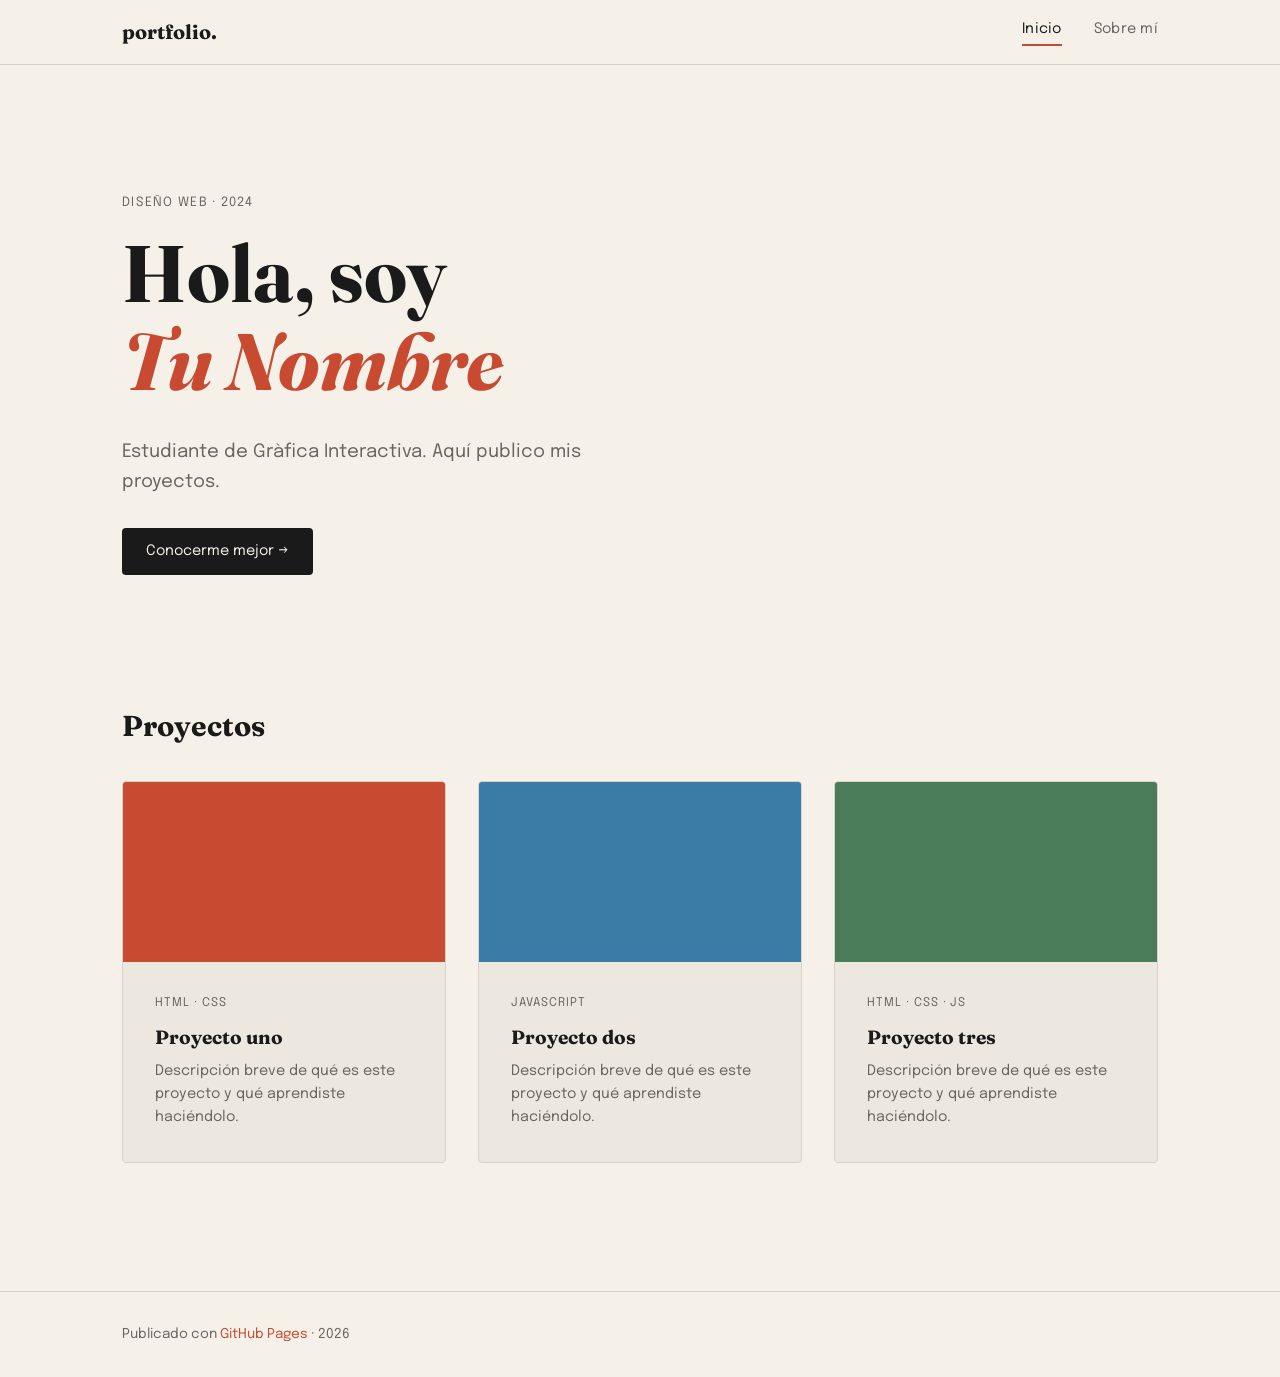
<file: index.html>
<!doctype html>
<html lang="es">
  <head>
    <meta charset="UTF-8" />
    <meta name="viewport" content="width=device-width, initial-scale=1.0" />
    <title>Mi Portfolio — Inicio</title>
    <link rel="preconnect" href="https://fonts.googleapis.com" />
    <link rel="preconnect" href="https://fonts.gstatic.com" crossorigin />
    <link
      href="https://fonts.googleapis.com/css2?family=Fraunces:ital,wght@0,400;0,700;1,400&family=Epilogue:wght@400;500&display=swap"
      rel="stylesheet"
    />
    <link rel="stylesheet" href="styles.css" />
  </head>
  <body>
    <header class="site-header">
      <div class="container">
        <span class="logo">portfolio.</span>
        <nav>
          <a href="index.html" class="nav-link active">Inicio</a>
          <a href="about.html" class="nav-link">Sobre mí</a>
        </nav>
      </div>
    </header>

    <main>
      <section class="hero">
        <div class="container">
          <p class="hero-tag">Diseño web · 2024</p>
          <h1 class="hero-title">Hola, soy<br /><em>Tu Nombre</em></h1>
          <p class="hero-desc">
            Estudiante de Gràfica Interactiva. Aquí publico mis proyectos.
          </p>
          <a href="about.html" class="btn">Conocerme mejor →</a>
        </div>
      </section>

      <section class="projects">
        <div class="container">
          <h2 class="section-title">Proyectos</h2>
          <div class="grid">
            <article class="card">
              <div class="card-thumb thumb-1"></div>
              <div class="card-body">
                <span class="card-tag">HTML · CSS</span>
                <h3>Proyecto uno</h3>
                <p>
                  Descripción breve de qué es este proyecto y qué aprendiste
                  haciéndolo.
                </p>
              </div>
            </article>

            <article class="card">
              <div class="card-thumb thumb-2"></div>
              <div class="card-body">
                <span class="card-tag">JavaScript</span>
                <h3>Proyecto dos</h3>
                <p>
                  Descripción breve de qué es este proyecto y qué aprendiste
                  haciéndolo.
                </p>
              </div>
            </article>

            <article class="card">
              <div class="card-thumb thumb-3"></div>
              <div class="card-body">
                <span class="card-tag">HTML · CSS · JS</span>
                <h3>Proyecto tres</h3>
                <p>
                  Descripción breve de qué es este proyecto y qué aprendiste
                  haciéndolo.
                </p>
              </div>
            </article>
          </div>
        </div>
      </section>
    </main>

    <footer class="site-footer">
      <div class="container">
        <p>
          Publicado con
          <a href="https://pages.github.com" target="_blank">GitHub Pages</a>
        </p>
      </div>
    </footer>

    <script src="script.js"></script>
  </body>
</html>
</file>
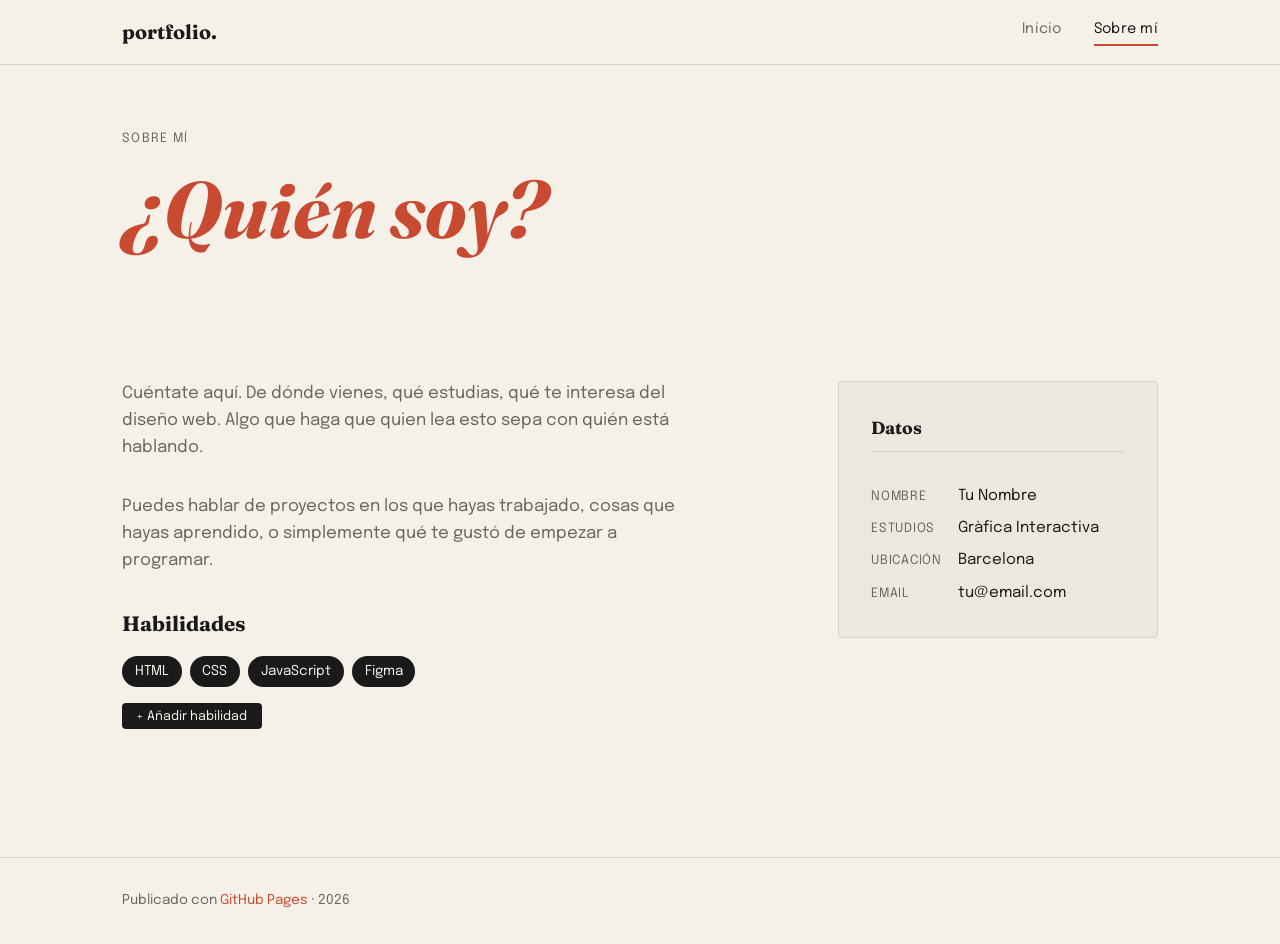
<file: about.html>
<!DOCTYPE html>
<html lang="es">
  <head>
    <meta charset="UTF-8" />
    <meta name="viewport" content="width=device-width, initial-scale=1.0" />
    <title>Mi Portfolio — Sobre mí</title>
    <link rel="preconnect" href="https://fonts.googleapis.com" />
    <link rel="preconnect" href="https://fonts.gstatic.com" crossorigin />
    <link href="https://fonts.googleapis.com/css2?family=Fraunces:ital,wght@0,400;0,700;1,400&family=Epilogue:wght@400;500&display=swap" rel="stylesheet" />
    <link rel="stylesheet" href="styles.css" />
  </head>
  <body>

    <header class="site-header">
      <div class="container">
        <span class="logo">portfolio.</span>
        <nav>
          <a href="index.html" class="nav-link">Inicio</a>
          <a href="about.html" class="nav-link active">Sobre mí</a>
        </nav>
      </div>
    </header>

    <main>
      <section class="hero hero--small">
        <div class="container">
          <p class="hero-tag">Sobre mí</p>
          <h1 class="hero-title"><em>¿Quién soy?</em></h1>
        </div>
      </section>

      <section class="about-content">
        <div class="container about-grid">

          <div class="about-text">
            <p>Cuéntate aquí. De dónde vienes, qué estudias, qué te interesa del diseño web. Algo que haga que quien lea esto sepa con quién está hablando.</p>
            <p>Puedes hablar de proyectos en los que hayas trabajado, cosas que hayas aprendido, o simplemente qué te gustó de empezar a programar.</p>

            <div class="skills">
              <h2>Habilidades</h2>
              <ul class="skill-list" id="skill-list">
                <li>HTML</li>
                <li>CSS</li>
                <li>JavaScript</li>
                <li>Figma</li>
              </ul>
              <button class="btn btn--small" id="add-skill-btn">+ Añadir habilidad</button>
            </div>
          </div>

          <aside class="about-sidebar">
            <div class="info-card">
              <h3>Datos</h3>
              <dl>
                <dt>Nombre</dt>
                <dd>Tu Nombre</dd>
                <dt>Estudios</dt>
                <dd>Gràfica Interactiva</dd>
                <dt>Ubicación</dt>
                <dd>Barcelona</dd>
                <dt>Email</dt>
                <dd>tu@email.com</dd>
              </dl>
            </div>
          </aside>

        </div>
      </section>
    </main>

    <footer class="site-footer">
      <div class="container">
        <p>Publicado con <a href="https://pages.github.com" target="_blank">GitHub Pages</a></p>
      </div>
    </footer>

    <script src="script.js"></script>
  </body>
</html>
</file>
<file: styles.css>
/* ============================================
   VARIABLES
   ============================================ */
:root {
  --color-bg: #f5f0e8;
  --color-text: #1a1a1a;
  --color-muted: #6b6560;
  --color-accent: #c84b31;
  --color-surface: #ede8df;
  --color-border: #d8d2c8;

  --font-display: "Fraunces", Georgia, serif;
  --font-body: "Epilogue", sans-serif;

  --space-xs: 0.5rem;
  --space-sm: 1rem;
  --space-md: 2rem;
  --space-lg: 4rem;
  --space-xl: 8rem;

  --radius: 4px;
  --transition: 200ms ease;
}

/* ============================================
   RESET Y BASE
   ============================================ */
*,
*::before,
*::after {
  box-sizing: border-box;
  margin: 0;
  padding: 0;
}

html {
  font-size: 16px;
  scroll-behavior: smooth;
}

body {
  background-color: var(--color-bg);
  color: var(--color-text);
  font-family: var(--font-body);
  line-height: 1.6;
  min-height: 100vh;
  display: flex;
  flex-direction: column;
}

main {
  flex: 1;
}

a {
  color: var(--color-accent);
  text-decoration: none;
}

a:hover {
  text-decoration: underline;
}

em {
  font-family: var(--font-display);
  font-style: italic;
  color: var(--color-accent);
}

/* ============================================
   LAYOUT
   ============================================ */
.container {
  max-width: 1100px;
  margin: 0 auto;
  padding: 0 var(--space-md);
}

/* ============================================
   HEADER
   ============================================ */
.site-header {
  border-bottom: 1px solid var(--color-border);
  padding: var(--space-sm) 0;
  position: sticky;
  top: 0;
  background-color: var(--color-bg);
  z-index: 100;
}

.site-header .container {
  display: flex;
  align-items: center;
  justify-content: space-between;
}

.logo {
  font-family: var(--font-display);
  font-size: 1.25rem;
  font-weight: 700;
  color: var(--color-text);
}

nav {
  display: flex;
  gap: var(--space-md);
}

.nav-link {
  font-size: 0.9rem;
  color: var(--color-muted);
  text-decoration: none;
  transition: color var(--transition);
  letter-spacing: 0.02em;
}

.nav-link:hover,
.nav-link.active {
  color: var(--color-text);
  text-decoration: none;
}

.nav-link.active {
  border-bottom: 2px solid var(--color-accent);
  padding-bottom: 2px;
}

/* ============================================
   HERO
   ============================================ */
.hero {
  padding: var(--space-xl) 0 var(--space-lg);
}

.hero--small {
  padding: var(--space-lg) 0 var(--space-md);
}

.hero-tag {
  font-size: 0.8rem;
  letter-spacing: 0.1em;
  text-transform: uppercase;
  color: var(--color-muted);
  margin-bottom: var(--space-sm);
}

.hero-title {
  font-family: var(--font-display);
  font-size: clamp(2.5rem, 7vw, 5rem);
  font-weight: 700;
  line-height: 1.1;
  margin-bottom: var(--space-md);
}

.hero-desc {
  font-size: 1.15rem;
  color: var(--color-muted);
  max-width: 480px;
  margin-bottom: var(--space-md);
}

/* ============================================
   BOTÓN
   ============================================ */
.btn {
  display: inline-block;
  background-color: var(--color-text);
  color: var(--color-bg);
  padding: 0.75rem 1.5rem;
  border-radius: var(--radius);
  font-family: var(--font-body);
  font-size: 0.9rem;
  text-decoration: none;
  border: none;
  cursor: pointer;
  transition:
    background-color var(--transition),
    transform var(--transition);
}

.btn:hover {
  background-color: var(--color-accent);
  text-decoration: none;
  color: white;
  transform: translateY(-1px);
}

.btn--small {
  padding: 0.4rem 0.9rem;
  font-size: 0.8rem;
  margin-top: var(--space-sm);
}

/* ============================================
   PROYECTOS
   ============================================ */
.projects {
  padding: var(--space-lg) 0 var(--space-xl);
}

.section-title {
  font-family: var(--font-display);
  font-size: 1.8rem;
  margin-bottom: var(--space-md);
}

.grid {
  display: grid;
  grid-template-columns: repeat(auto-fill, minmax(300px, 1fr));
  gap: var(--space-md);
}

.card {
  background-color: var(--color-surface);
  border: 1px solid var(--color-border);
  border-radius: var(--radius);
  overflow: hidden;
  transition:
    transform var(--transition),
    box-shadow var(--transition);
}

.card:hover {
  transform: translateY(-4px);
  box-shadow: 0 8px 24px rgba(0, 0, 0, 0.08);
}

.card-thumb {
  height: 180px;
}

.thumb-1 {
  background-color: #c84b31;
}
.thumb-2 {
  background-color: #3a7ca5;
}
.thumb-3 {
  background-color: #4a7c59;
}

.card-body {
  padding: var(--space-md);
}

.card-tag {
  font-size: 0.75rem;
  letter-spacing: 0.08em;
  text-transform: uppercase;
  color: var(--color-muted);
  display: block;
  margin-bottom: var(--space-xs);
}

.card-body h3 {
  font-family: var(--font-display);
  font-size: 1.2rem;
  margin-bottom: var(--space-xs);
}

.card-body p {
  font-size: 0.9rem;
  color: var(--color-muted);
}

/* ============================================
   ABOUT
   ============================================ */
.about-content {
  padding: var(--space-lg) 0 var(--space-xl);
}

.about-grid {
  display: grid;
  grid-template-columns: 1fr 320px;
  gap: var(--space-lg);
  align-items: start;
}

.about-text p {
  font-size: 1.05rem;
  color: var(--color-muted);
  margin-bottom: var(--space-md);
  max-width: 560px;
}

.skills {
  margin-top: var(--space-md);
}

.skills h2 {
  font-family: var(--font-display);
  font-size: 1.3rem;
  margin-bottom: var(--space-sm);
}

.skill-list {
  list-style: none;
  display: flex;
  flex-wrap: wrap;
  gap: var(--space-xs);
}

.skill-list li {
  background-color: var(--color-text);
  color: var(--color-bg);
  padding: 0.3rem 0.8rem;
  border-radius: 999px;
  font-size: 0.85rem;
  animation: pop-in 0.2s ease;
}

@keyframes pop-in {
  from {
    transform: scale(0.8);
    opacity: 0;
  }
  to {
    transform: scale(1);
    opacity: 1;
  }
}

.info-card {
  background-color: var(--color-surface);
  border: 1px solid var(--color-border);
  border-radius: var(--radius);
  padding: var(--space-md);
}

.info-card h3 {
  font-family: var(--font-display);
  font-size: 1.1rem;
  margin-bottom: var(--space-md);
  padding-bottom: var(--space-xs);
  border-bottom: 1px solid var(--color-border);
}

dl {
  display: grid;
  grid-template-columns: auto 1fr;
  gap: var(--space-xs) var(--space-sm);
  align-items: baseline;
}

dt {
  font-size: 0.8rem;
  text-transform: uppercase;
  letter-spacing: 0.06em;
  color: var(--color-muted);
}

dd {
  font-size: 0.95rem;
}

/* ============================================
   FOOTER
   ============================================ */
.site-footer {
  border-top: 1px solid var(--color-border);
  padding: var(--space-md) 0;
  font-size: 0.85rem;
  color: var(--color-muted);
}

/* ============================================
   RESPONSIVE
   ============================================ */
@media (max-width: 700px) {
  .about-grid {
    grid-template-columns: 1fr;
  }

  .hero {
    padding: var(--space-lg) 0 var(--space-md);
  }
}
</file>
